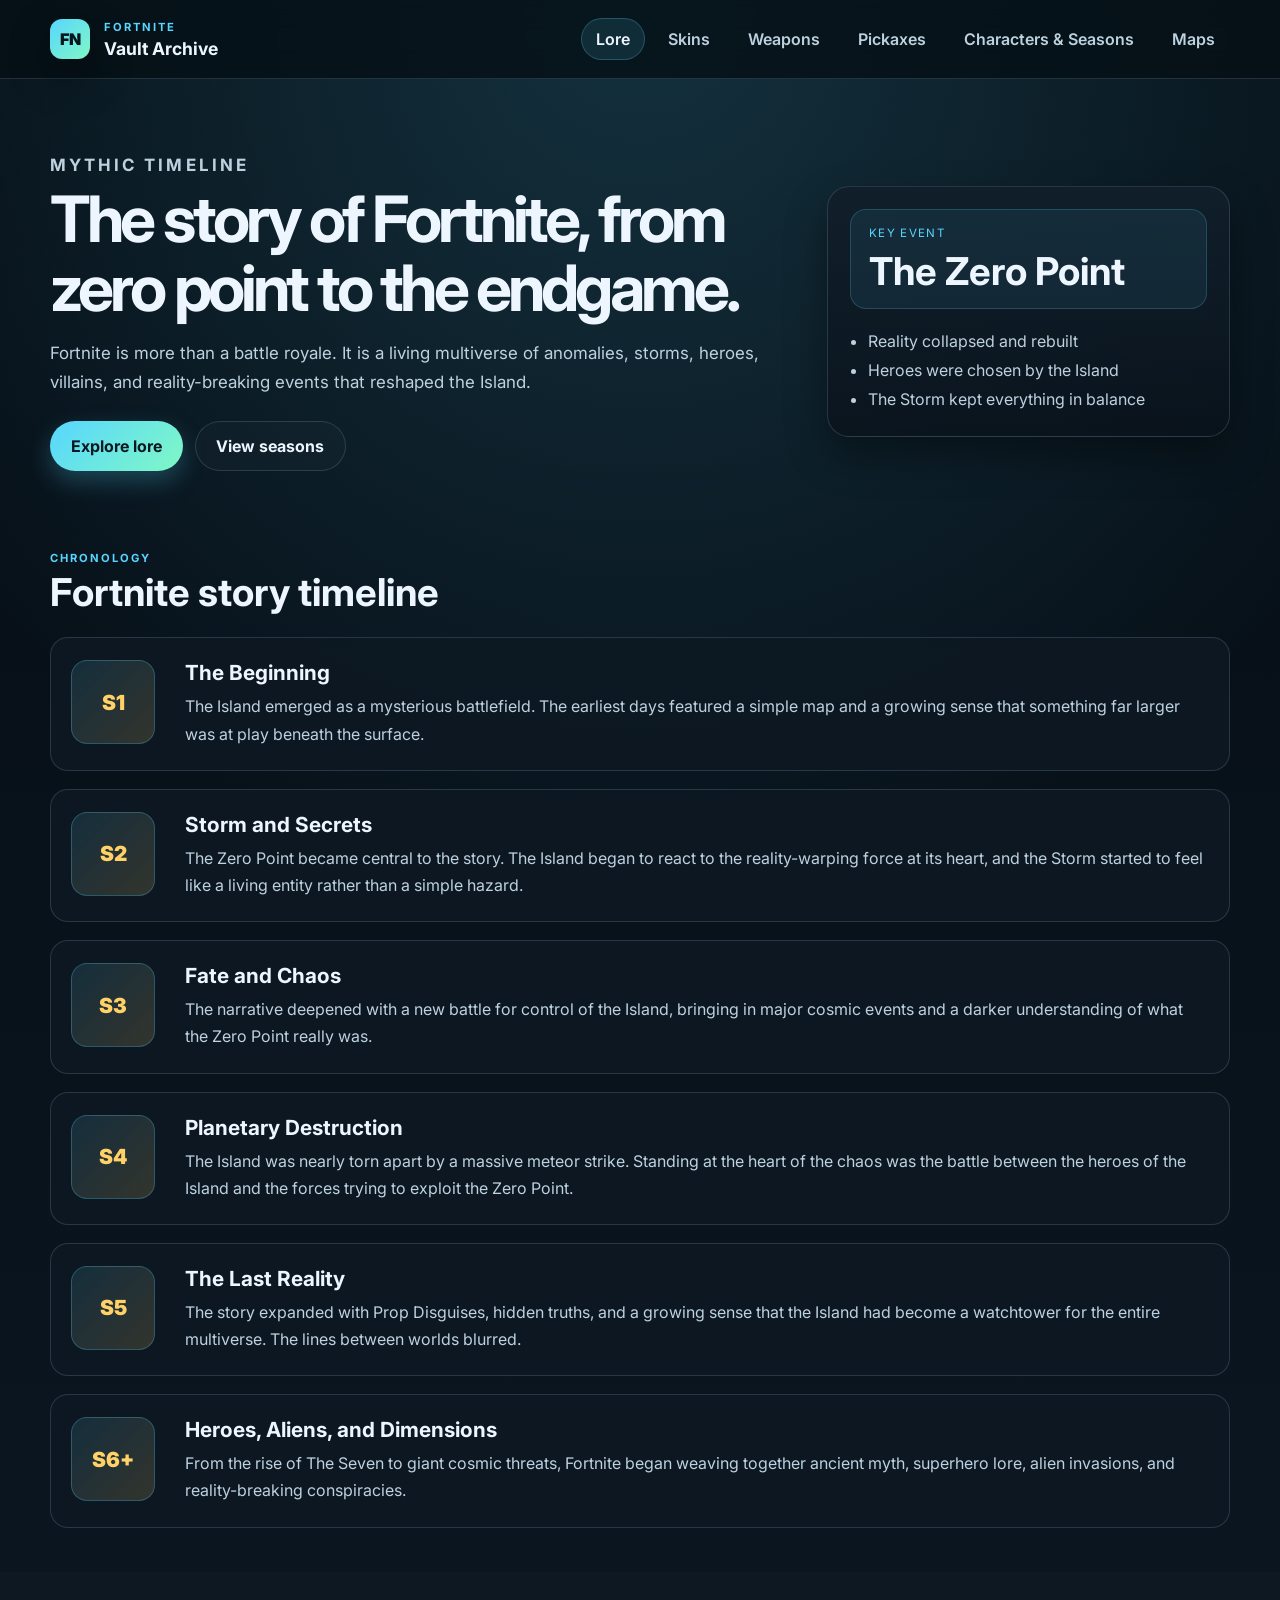
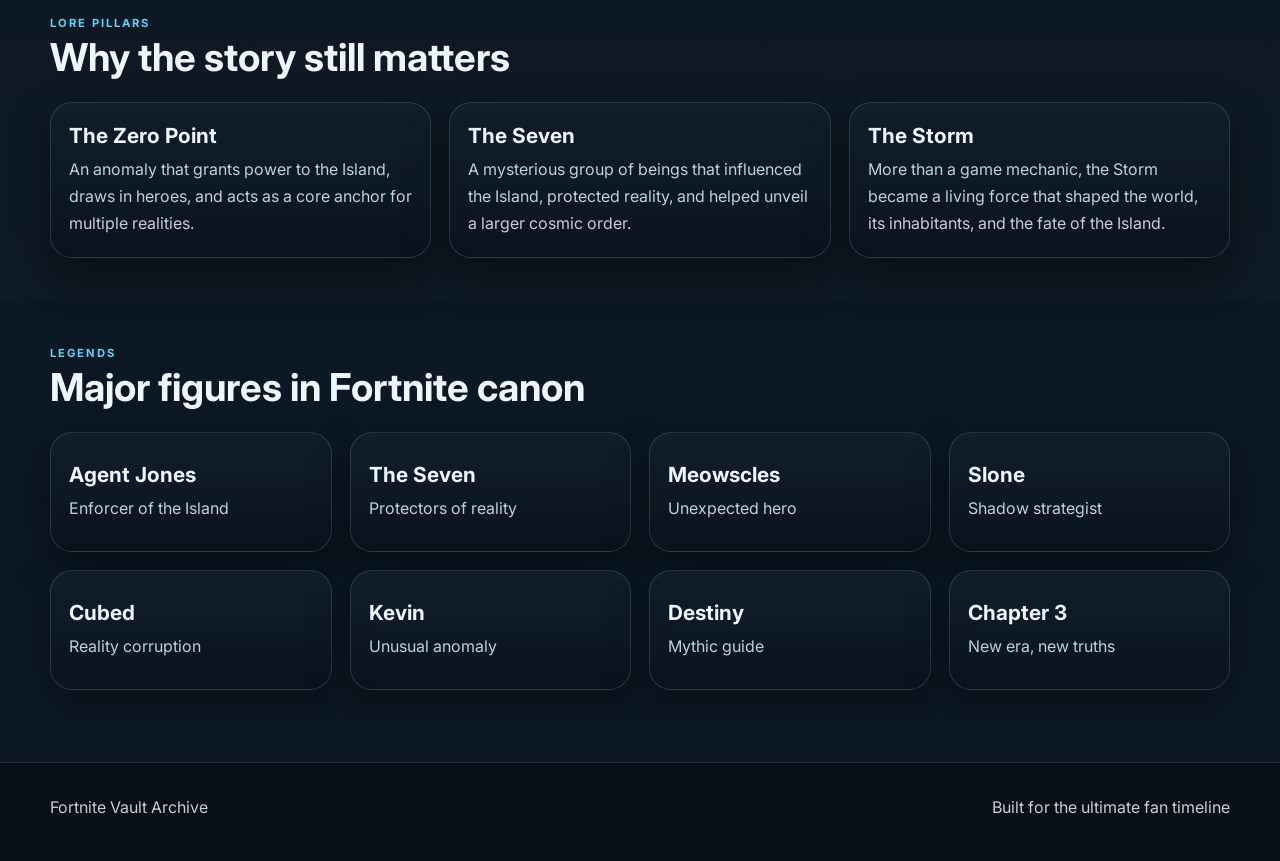
<file: index.html>
<!DOCTYPE html>
<html lang="en">
  <head>
    <meta charset="UTF-8" />
    <meta name="viewport" content="width=device-width, initial-scale=1.0" />
    <title>Fortnite Lore Archive</title>
    <link rel="preconnect" href="https://fonts.googleapis.com" />
    <link rel="preconnect" href="https://fonts.gstatic.com" crossorigin />
    <link href="https://fonts.googleapis.com/css2?family=Inter:wght@400;500;600;700;800;900&display=swap" rel="stylesheet" />
    <link rel="stylesheet" href="styles.css" />
  </head>
  <body>
    <header class="site-header">
      <div class="container nav-wrap">
        <div class="brand">
          <span class="brand-badge">FN</span>
          <div>
            <p class="eyebrow">Fortnite</p>
            <h1>Vault Archive</h1>
          </div>
        </div>
        <nav class="main-nav" aria-label="Main navigation">
          <a class="active" href="index.html">Lore</a>
          <a href="skins.html">Skins</a>
          <a href="weapons.html">Weapons</a>
          <a href="pickaxes.html">Pickaxes</a>
          <a href="seasons.html">Characters & Seasons</a>
          <a href="maps.html">Maps</a>
        </nav>
      </div>
    </header>

    <main>
      <section class="hero hero-lore">
        <div class="container hero-grid">
          <div>
            <p class="eyebrow">Mythic timeline</p>
            <h2>The story of Fortnite, from zero point to the endgame.</h2>
            <p>
              Fortnite is more than a battle royale. It is a living multiverse of anomalies,
              storms, heroes, villains, and reality-breaking events that reshaped the Island.
            </p>
            <div class="cta-row">
              <a class="button primary" href="#lore-chronology">Explore lore</a>
              <a class="button secondary" href="seasons.html">View seasons</a>
            </div>
          </div>
          <div class="hero-card">
            <div class="big-stat">
              <span>Key event</span>
              <strong>The Zero Point</strong>
            </div>
            <ul>
              <li>Reality collapsed and rebuilt</li>
              <li>Heroes were chosen by the Island</li>
              <li>The Storm kept everything in balance</li>
            </ul>
          </div>
        </div>
      </section>

      <section id="lore-chronology" class="section">
        <div class="container">
          <div class="section-head">
            <p class="eyebrow">Chronology</p>
            <h3>Fortnite story timeline</h3>
          </div>

          <div class="timeline">
            <article class="timeline-item">
              <div class="time-badge">S1</div>
              <div>
                <h4>The Beginning</h4>
                <p>
                  The Island emerged as a mysterious battlefield. The earliest days featured a
                  simple map and a growing sense that something far larger was at play beneath the
                  surface.
                </p>
              </div>
            </article>

            <article class="timeline-item">
              <div class="time-badge">S2</div>
              <div>
                <h4>Storm and Secrets</h4>
                <p>
                  The Zero Point became central to the story. The Island began to react to the
                  reality-warping force at its heart, and the Storm started to feel like a living
                  entity rather than a simple hazard.
                </p>
              </div>
            </article>

            <article class="timeline-item">
              <div class="time-badge">S3</div>
              <div>
                <h4>Fate and Chaos</h4>
                <p>
                  The narrative deepened with a new battle for control of the Island, bringing in
                  major cosmic events and a darker understanding of what the Zero Point really was.
                </p>
              </div>
            </article>

            <article class="timeline-item">
              <div class="time-badge">S4</div>
              <div>
                <h4>Planetary Destruction</h4>
                <p>
                  The Island was nearly torn apart by a massive meteor strike. Standing at the heart
                  of the chaos was the battle between the heroes of the Island and the forces trying
                  to exploit the Zero Point.
                </p>
              </div>
            </article>

            <article class="timeline-item">
              <div class="time-badge">S5</div>
              <div>
                <h4>The Last Reality</h4>
                <p>
                  The story expanded with Prop Disguises, hidden truths, and a growing sense that the
                  Island had become a watchtower for the entire multiverse. The lines between worlds
                  blurred.
                </p>
              </div>
            </article>

            <article class="timeline-item">
              <div class="time-badge">S6+</div>
              <div>
                <h4>Heroes, Aliens, and Dimensions</h4>
                <p>
                  From the rise of The Seven to giant cosmic threats, Fortnite began weaving together
                  ancient myth, superhero lore, alien invasions, and reality-breaking conspiracies.
                </p>
              </div>
            </article>
          </div>
        </div>
      </section>

      <section class="section alt-section">
        <div class="container">
          <div class="section-head">
            <p class="eyebrow">Lore pillars</p>
            <h3>Why the story still matters</h3>
          </div>

          <div class="card-grid three-up">
            <article class="info-card">
              <h4>The Zero Point</h4>
              <p>
                An anomaly that grants power to the Island, draws in heroes, and acts as a core
                anchor for multiple realities.
              </p>
            </article>

            <article class="info-card">
              <h4>The Seven</h4>
              <p>
                A mysterious group of beings that influenced the Island, protected reality, and
                helped unveil a larger cosmic order.
              </p>
            </article>

            <article class="info-card">
              <h4>The Storm</h4>
              <p>
                More than a game mechanic, the Storm became a living force that shaped the world,
                its inhabitants, and the fate of the Island.
              </p>
            </article>
          </div>
        </div>
      </section>

      <section class="section">
        <div class="container">
          <div class="section-head">
            <p class="eyebrow">Legends</p>
            <h3>Major figures in Fortnite canon</h3>
          </div>

          <div class="card-grid four-up lore-figures">
            <article class="mini-card">
              <h4>Agent Jones</h4>
              <span>Enforcer of the Island</span>
            </article>
            <article class="mini-card">
              <h4>The Seven</h4>
              <span>Protectors of reality</span>
            </article>
            <article class="mini-card">
              <h4>Meowscles</h4>
              <span>Unexpected hero</span>
            </article>
            <article class="mini-card">
              <h4>Slone</h4>
              <span>Shadow strategist</span>
            </article>
            <article class="mini-card">
              <h4>Cubed</h4>
              <span>Reality corruption</span>
            </article>
            <article class="mini-card">
              <h4>Kevin</h4>
              <span>Unusual anomaly</span>
            </article>
            <article class="mini-card">
              <h4>Destiny</h4>
              <span>Mythic guide</span>
            </article>
            <article class="mini-card">
              <h4>Chapter 3</h4>
              <span>New era, new truths</span>
            </article>
          </div>
        </div>
      </section>
    </main>

    <footer class="site-footer">
      <div class="container footer-wrap">
        <p>Fortnite Vault Archive</p>
        <p>Built for the ultimate fan timeline</p>
      </div>
    </footer>

    <script src="script.js"></script>
  </body>
</html>
</file>
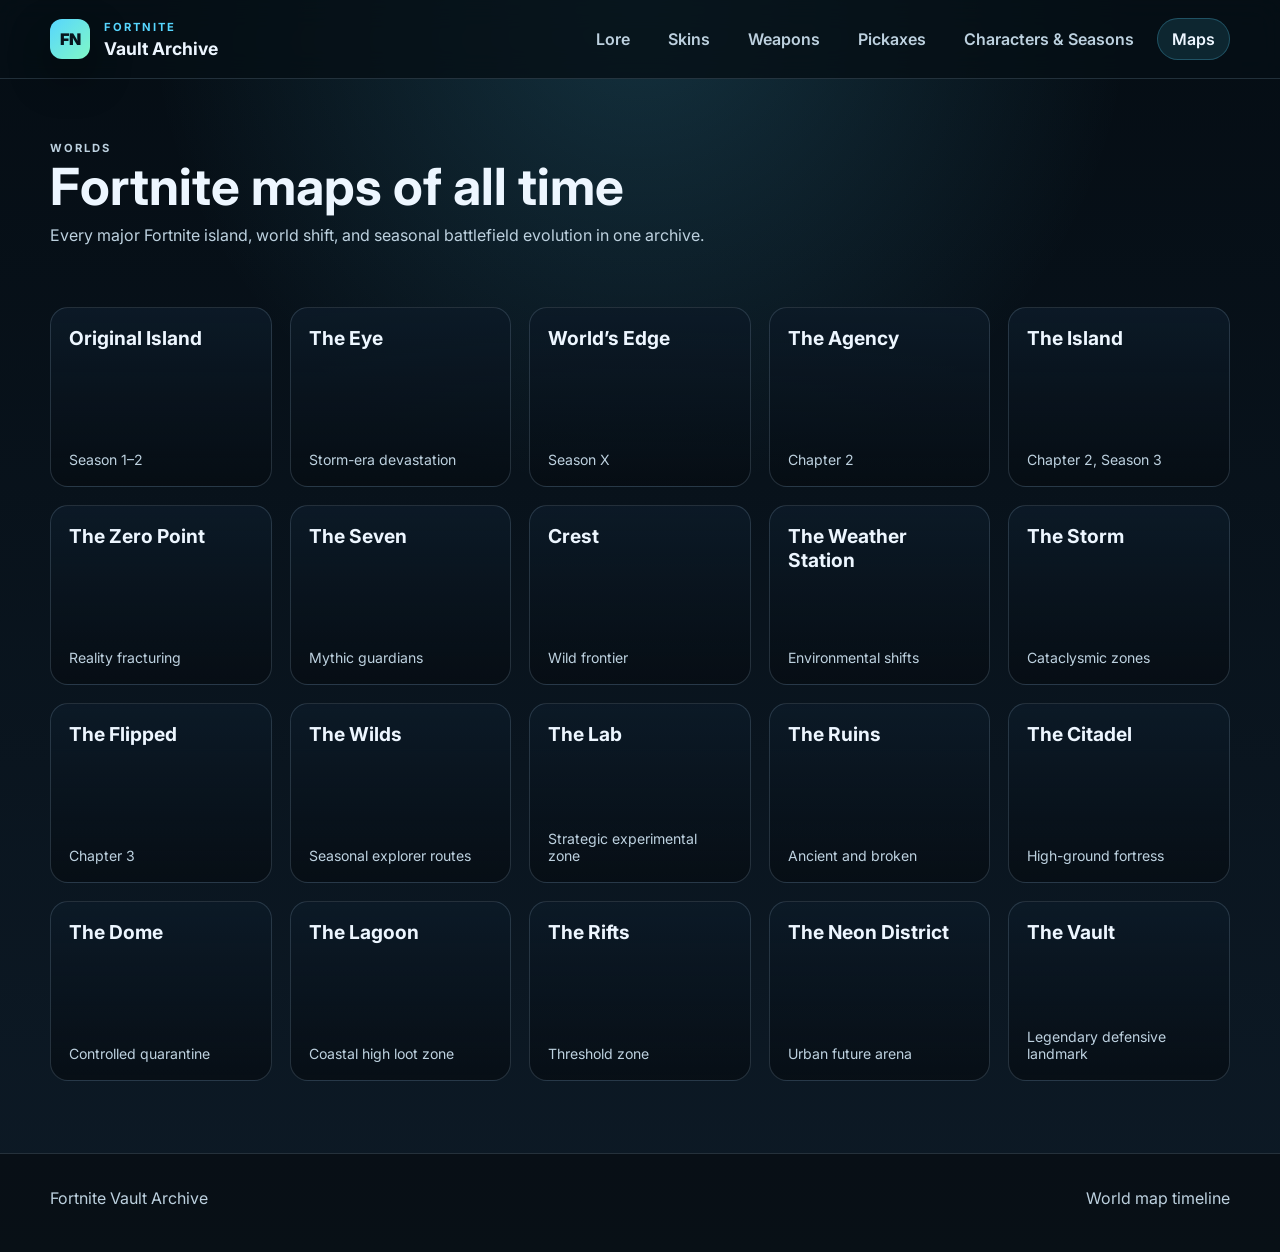
<file: maps.html>
<!DOCTYPE html>
<html lang="en">
  <head>
    <meta charset="UTF-8" />
    <meta name="viewport" content="width=device-width, initial-scale=1.0" />
    <title>Fortnite Map Archive</title>
    <link rel="preconnect" href="https://fonts.googleapis.com" />
    <link rel="preconnect" href="https://fonts.gstatic.com" crossorigin />
    <link href="https://fonts.googleapis.com/css2?family=Inter:wght@400;500;600;700;800;900&display=swap" rel="stylesheet" />
    <link rel="stylesheet" href="styles.css" />
  </head>
  <body>
    <header class="site-header">
      <div class="container nav-wrap">
        <div class="brand">
          <span class="brand-badge">FN</span>
          <div>
            <p class="eyebrow">Fortnite</p>
            <h1>Vault Archive</h1>
          </div>
        </div>
        <nav class="main-nav" aria-label="Main navigation">
          <a href="index.html">Lore</a>
          <a href="skins.html">Skins</a>
          <a href="weapons.html">Weapons</a>
          <a href="pickaxes.html">Pickaxes</a>
          <a href="seasons.html">Characters & Seasons</a>
          <a class="active" href="maps.html">Maps</a>
        </nav>
      </div>
    </header>

    <main>
      <section class="page-header">
        <div class="container">
          <p class="eyebrow">Worlds</p>
          <h2>Fortnite maps of all time</h2>
          <p>Every major Fortnite island, world shift, and seasonal battlefield evolution in one archive.</p>
        </div>
      </section>

      <section class="section">
        <div class="container">
          <div class="grid-5">
            <article class="map-card">
              <div class="map-name">Original Island</div>
              <div class="map-meta">Season 1–2</div>
            </article>
            <article class="map-card">
              <div class="map-name">The Eye</div>
              <div class="map-meta">Storm-era devastation</div>
            </article>
            <article class="map-card">
              <div class="map-name">World’s Edge</div>
              <div class="map-meta">Season X</div>
            </article>
            <article class="map-card">
              <div class="map-name">The Agency</div>
              <div class="map-meta">Chapter 2</div>
            </article>
            <article class="map-card">
              <div class="map-name">The Island</div>
              <div class="map-meta">Chapter 2, Season 3</div>
            </article>
            <article class="map-card">
              <div class="map-name">The Zero Point</div>
              <div class="map-meta">Reality fracturing</div>
            </article>
            <article class="map-card">
              <div class="map-name">The Seven</div>
              <div class="map-meta">Mythic guardians</div>
            </article>
            <article class="map-card">
              <div class="map-name">Crest</div>
              <div class="map-meta">Wild frontier</div>
            </article>
            <article class="map-card">
              <div class="map-name">The Weather Station</div>
              <div class="map-meta">Environmental shifts</div>
            </article>
            <article class="map-card">
              <div class="map-name">The Storm</div>
              <div class="map-meta">Cataclysmic zones</div>
            </article>
            <article class="map-card">
              <div class="map-name">The Flipped</div>
              <div class="map-meta">Chapter 3</div>
            </article>
            <article class="map-card">
              <div class="map-name">The Wilds</div>
              <div class="map-meta">Seasonal explorer routes</div>
            </article>
            <article class="map-card">
              <div class="map-name">The Lab</div>
              <div class="map-meta">Strategic experimental zone</div>
            </article>
            <article class="map-card">
              <div class="map-name">The Ruins</div>
              <div class="map-meta">Ancient and broken</div>
            </article>
            <article class="map-card">
              <div class="map-name">The Citadel</div>
              <div class="map-meta">High-ground fortress</div>
            </article>
            <article class="map-card">
              <div class="map-name">The Dome</div>
              <div class="map-meta">Controlled quarantine</div>
            </article>
            <article class="map-card">
              <div class="map-name">The Lagoon</div>
              <div class="map-meta">Coastal high loot zone</div>
            </article>
            <article class="map-card">
              <div class="map-name">The Rifts</div>
              <div class="map-meta">Threshold zone</div>
            </article>
            <article class="map-card">
              <div class="map-name">The Neon District</div>
              <div class="map-meta">Urban future arena</div>
            </article>
            <article class="map-card">
              <div class="map-name">The Vault</div>
              <div class="map-meta">Legendary defensive landmark</div>
            </article>
          </div>
        </div>
      </section>
    </main>

    <footer class="site-footer">
      <div class="container footer-wrap">
        <p>Fortnite Vault Archive</p>
        <p>World map timeline</p>
      </div>
    </footer>

    <script src="script.js"></script>
  </body>
</html>
</file>
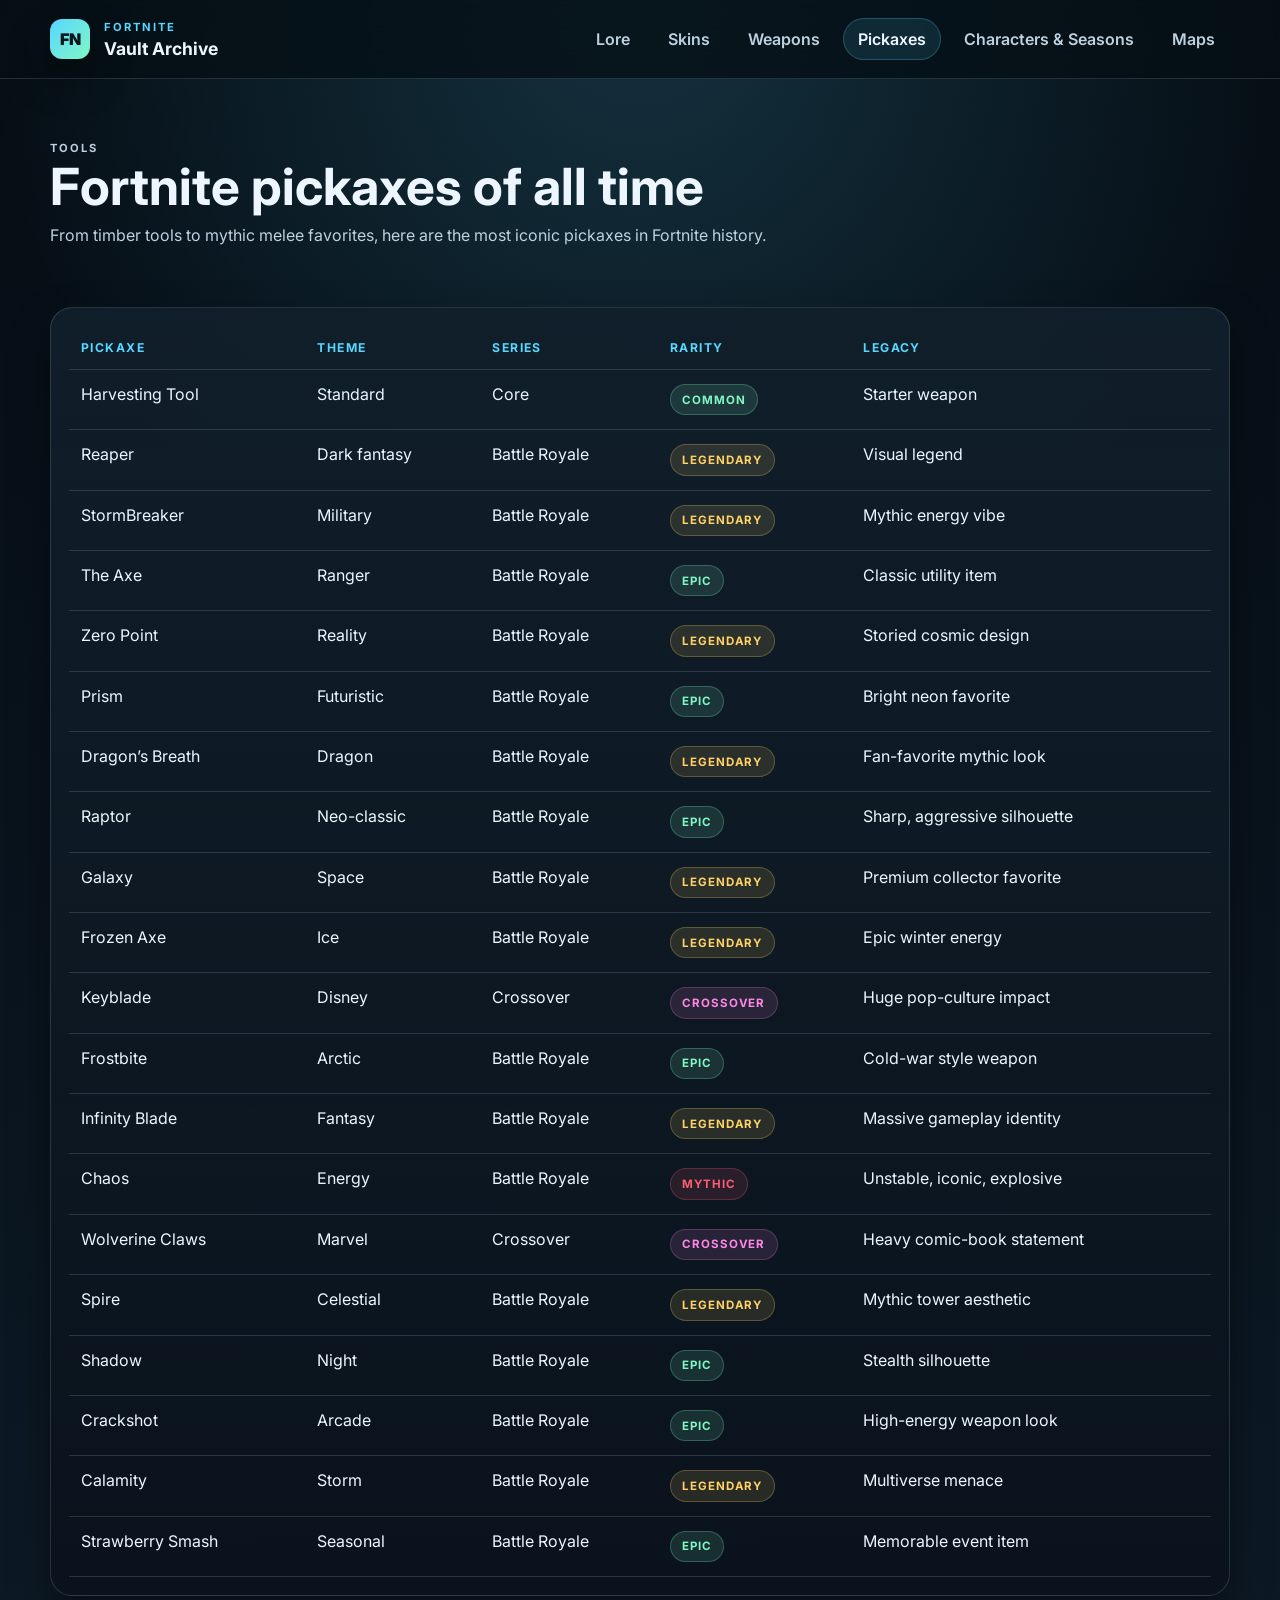
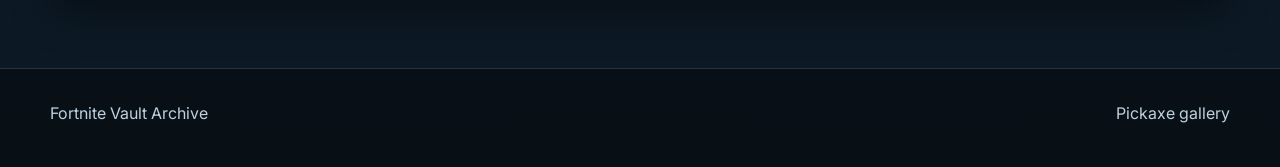
<file: pickaxes.html>
<!DOCTYPE html>
<html lang="en">
  <head>
    <meta charset="UTF-8" />
    <meta name="viewport" content="width=device-width, initial-scale=1.0" />
    <title>Fortnite Pickaxe Archive</title>
    <link rel="preconnect" href="https://fonts.googleapis.com" />
    <link rel="preconnect" href="https://fonts.gstatic.com" crossorigin />
    <link href="https://fonts.googleapis.com/css2?family=Inter:wght@400;500;600;700;800;900&display=swap" rel="stylesheet" />
    <link rel="stylesheet" href="styles.css" />
  </head>
  <body>
    <header class="site-header">
      <div class="container nav-wrap">
        <div class="brand">
          <span class="brand-badge">FN</span>
          <div>
            <p class="eyebrow">Fortnite</p>
            <h1>Vault Archive</h1>
          </div>
        </div>
        <nav class="main-nav" aria-label="Main navigation">
          <a href="index.html">Lore</a>
          <a href="skins.html">Skins</a>
          <a href="weapons.html">Weapons</a>
          <a class="active" href="pickaxes.html">Pickaxes</a>
          <a href="seasons.html">Characters & Seasons</a>
          <a href="maps.html">Maps</a>
        </nav>
      </div>
    </header>

    <main>
      <section class="page-header">
        <div class="container">
          <p class="eyebrow">Tools</p>
          <h2>Fortnite pickaxes of all time</h2>
          <p>From timber tools to mythic melee favorites, here are the most iconic pickaxes in Fortnite history.</p>
        </div>
      </section>

      <section class="section">
        <div class="container dataset">
          <div class="table-card">
            <table>
              <thead>
                <tr>
                  <th>Pickaxe</th>
                  <th>Theme</th>
                  <th>Series</th>
                  <th>Rarity</th>
                  <th>Legacy</th>
                </tr>
              </thead>
              <tbody>
                <tr><td>Harvesting Tool</td><td>Standard</td><td>Core</td><td><span class="badge">Common</span></td><td>Starter weapon</td></tr>
                <tr><td>Reaper</td><td>Dark fantasy</td><td>Battle Royale</td><td><span class="badge gold">Legendary</span></td><td>Visual legend</td></tr>
                <tr><td>StormBreaker</td><td>Military</td><td>Battle Royale</td><td><span class="badge gold">Legendary</span></td><td>Mythic energy vibe</td></tr>
                <tr><td>The Axe</td><td>Ranger</td><td>Battle Royale</td><td><span class="badge">Epic</span></td><td>Classic utility item</td></tr>
                <tr><td>Zero Point</td><td>Reality</td><td>Battle Royale</td><td><span class="badge gold">Legendary</span></td><td>Storied cosmic design</td></tr>
                <tr><td>Prism</td><td>Futuristic</td><td>Battle Royale</td><td><span class="badge">Epic</span></td><td>Bright neon favorite</td></tr>
                <tr><td>Dragon’s Breath</td><td>Dragon</td><td>Battle Royale</td><td><span class="badge gold">Legendary</span></td><td>Fan-favorite mythic look</td></tr>
                <tr><td>Raptor</td><td>Neo-classic</td><td>Battle Royale</td><td><span class="badge">Epic</span></td><td>Sharp, aggressive silhouette</td></tr>
                <tr><td>Galaxy</td><td>Space</td><td>Battle Royale</td><td><span class="badge gold">Legendary</span></td><td>Premium collector favorite</td></tr>
                <tr><td>Frozen Axe</td><td>Ice</td><td>Battle Royale</td><td><span class="badge gold">Legendary</span></td><td>Epic winter energy</td></tr>
                <tr><td>Keyblade</td><td>Disney</td><td>Crossover</td><td><span class="badge pink">Crossover</span></td><td>Huge pop-culture impact</td></tr>
                <tr><td>Frostbite</td><td>Arctic</td><td>Battle Royale</td><td><span class="badge">Epic</span></td><td>Cold-war style weapon</td></tr>
                <tr><td>Infinity Blade</td><td>Fantasy</td><td>Battle Royale</td><td><span class="badge gold">Legendary</span></td><td>Massive gameplay identity</td></tr>
                <tr><td>Chaos</td><td>Energy</td><td>Battle Royale</td><td><span class="badge red">Mythic</span></td><td>Unstable, iconic, explosive</td></tr>
                <tr><td>Wolverine Claws</td><td>Marvel</td><td>Crossover</td><td><span class="badge pink">Crossover</span></td><td>Heavy comic-book statement</td></tr>
                <tr><td>Spire</td><td>Celestial</td><td>Battle Royale</td><td><span class="badge gold">Legendary</span></td><td>Mythic tower aesthetic</td></tr>
                <tr><td>Shadow</td><td>Night</td><td>Battle Royale</td><td><span class="badge">Epic</span></td><td>Stealth silhouette</td></tr>
                <tr><td>Crackshot</td><td>Arcade</td><td>Battle Royale</td><td><span class="badge">Epic</span></td><td>High-energy weapon look</td></tr>
                <tr><td>Calamity</td><td>Storm</td><td>Battle Royale</td><td><span class="badge gold">Legendary</span></td><td>Multiverse menace</td></tr>
                <tr><td>Strawberry Smash</td><td>Seasonal</td><td>Battle Royale</td><td><span class="badge">Epic</span></td><td>Memorable event item</td></tr>
              </tbody>
            </table>
          </div>
        </div>
      </section>
    </main>

    <footer class="site-footer">
      <div class="container footer-wrap">
        <p>Fortnite Vault Archive</p>
        <p>Pickaxe gallery</p>
      </div>
    </footer>

    <script src="script.js"></script>
  </body>
</html>
</file>
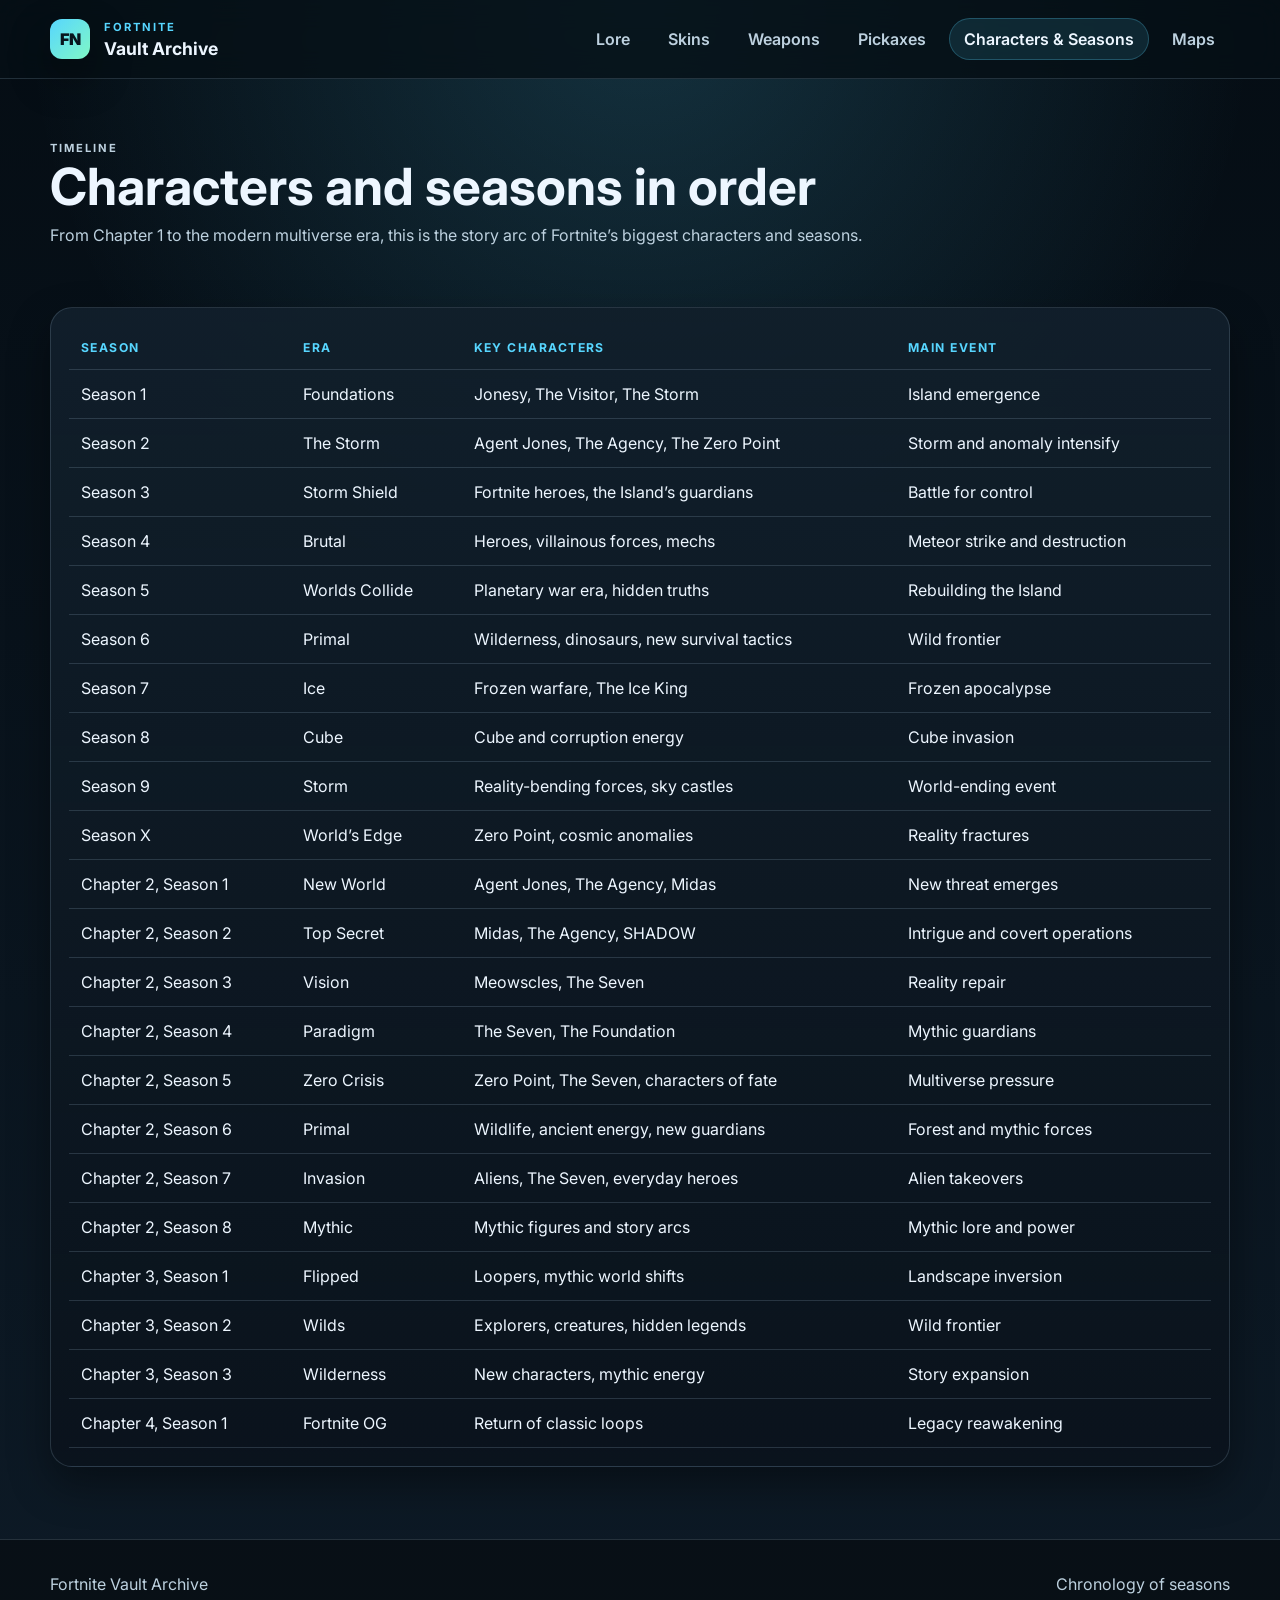
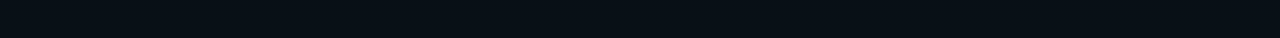
<file: seasons.html>
<!DOCTYPE html>
<html lang="en">
  <head>
    <meta charset="UTF-8" />
    <meta name="viewport" content="width=device-width, initial-scale=1.0" />
    <title>Fortnite Characters & Seasons</title>
    <link rel="preconnect" href="https://fonts.googleapis.com" />
    <link rel="preconnect" href="https://fonts.gstatic.com" crossorigin />
    <link href="https://fonts.googleapis.com/css2?family=Inter:wght@400;500;600;700;800;900&display=swap" rel="stylesheet" />
    <link rel="stylesheet" href="styles.css" />
  </head>
  <body>
    <header class="site-header">
      <div class="container nav-wrap">
        <div class="brand">
          <span class="brand-badge">FN</span>
          <div>
            <p class="eyebrow">Fortnite</p>
            <h1>Vault Archive</h1>
          </div>
        </div>
        <nav class="main-nav" aria-label="Main navigation">
          <a href="index.html">Lore</a>
          <a href="skins.html">Skins</a>
          <a href="weapons.html">Weapons</a>
          <a href="pickaxes.html">Pickaxes</a>
          <a class="active" href="seasons.html">Characters & Seasons</a>
          <a href="maps.html">Maps</a>
        </nav>
      </div>
    </header>

    <main>
      <section class="page-header">
        <div class="container">
          <p class="eyebrow">Timeline</p>
          <h2>Characters and seasons in order</h2>
          <p>From Chapter 1 to the modern multiverse era, this is the story arc of Fortnite’s biggest characters and seasons.</p>
        </div>
      </section>

      <section class="section">
        <div class="container dataset">
          <div class="table-card">
            <table>
              <thead>
                <tr>
                  <th>Season</th>
                  <th>Era</th>
                  <th>Key Characters</th>
                  <th>Main Event</th>
                </tr>
              </thead>
              <tbody>
                <tr><td>Season 1</td><td>Foundations</td><td>Jonesy, The Visitor, The Storm</td><td>Island emergence</td></tr>
                <tr><td>Season 2</td><td>The Storm</td><td>Agent Jones, The Agency, The Zero Point</td><td>Storm and anomaly intensify</td></tr>
                <tr><td>Season 3</td><td>Storm Shield</td><td>Fortnite heroes, the Island’s guardians</td><td>Battle for control</td></tr>
                <tr><td>Season 4</td><td>Brutal</td><td>Heroes, villainous forces, mechs</td><td>Meteor strike and destruction</td></tr>
                <tr><td>Season 5</td><td>Worlds Collide</td><td>Planetary war era, hidden truths</td><td>Rebuilding the Island</td></tr>
                <tr><td>Season 6</td><td>Primal</td><td>Wilderness, dinosaurs, new survival tactics</td><td>Wild frontier</td></tr>
                <tr><td>Season 7</td><td>Ice</td><td>Frozen warfare, The Ice King</td><td>Frozen apocalypse</td></tr>
                <tr><td>Season 8</td><td>Cube</td><td>Cube and corruption energy</td><td>Cube invasion</td></tr>
                <tr><td>Season 9</td><td>Storm</td><td>Reality-bending forces, sky castles</td><td>World-ending event</td></tr>
                <tr><td>Season X</td><td>World’s Edge</td><td>Zero Point, cosmic anomalies</td><td>Reality fractures</td></tr>
                <tr><td>Chapter 2, Season 1</td><td>New World</td><td>Agent Jones, The Agency, Midas</td><td>New threat emerges</td></tr>
                <tr><td>Chapter 2, Season 2</td><td>Top Secret</td><td>Midas, The Agency, SHADOW</td><td>Intrigue and covert operations</td></tr>
                <tr><td>Chapter 2, Season 3</td><td>Vision</td><td>Meowscles, The Seven</td><td>Reality repair</td></tr>
                <tr><td>Chapter 2, Season 4</td><td>Paradigm</td><td>The Seven, The Foundation</td><td>Mythic guardians</td></tr>
                <tr><td>Chapter 2, Season 5</td><td>Zero Crisis</td><td>Zero Point, The Seven, characters of fate</td><td>Multiverse pressure</td></tr>
                <tr><td>Chapter 2, Season 6</td><td>Primal</td><td>Wildlife, ancient energy, new guardians</td><td>Forest and mythic forces</td></tr>
                <tr><td>Chapter 2, Season 7</td><td>Invasion</td><td>Aliens, The Seven, everyday heroes</td><td>Alien takeovers</td></tr>
                <tr><td>Chapter 2, Season 8</td><td>Mythic</td><td>Mythic figures and story arcs</td><td>Mythic lore and power</td></tr>
                <tr><td>Chapter 3, Season 1</td><td>Flipped</td><td>Loopers, mythic world shifts</td><td>Landscape inversion</td></tr>
                <tr><td>Chapter 3, Season 2</td><td>Wilds</td><td>Explorers, creatures, hidden legends</td><td>Wild frontier</td></tr>
                <tr><td>Chapter 3, Season 3</td><td>Wilderness</td><td>New characters, mythic energy</td><td>Story expansion</td></tr>
                <tr><td>Chapter 4, Season 1</td><td>Fortnite OG</td><td>Return of classic loops</td><td>Legacy reawakening</td></tr>
              </tbody>
            </table>
          </div>
        </div>
      </section>
    </main>

    <footer class="site-footer">
      <div class="container footer-wrap">
        <p>Fortnite Vault Archive</p>
        <p>Chronology of seasons</p>
      </div>
    </footer>

    <script src="script.js"></script>
  </body>
</html>
</file>
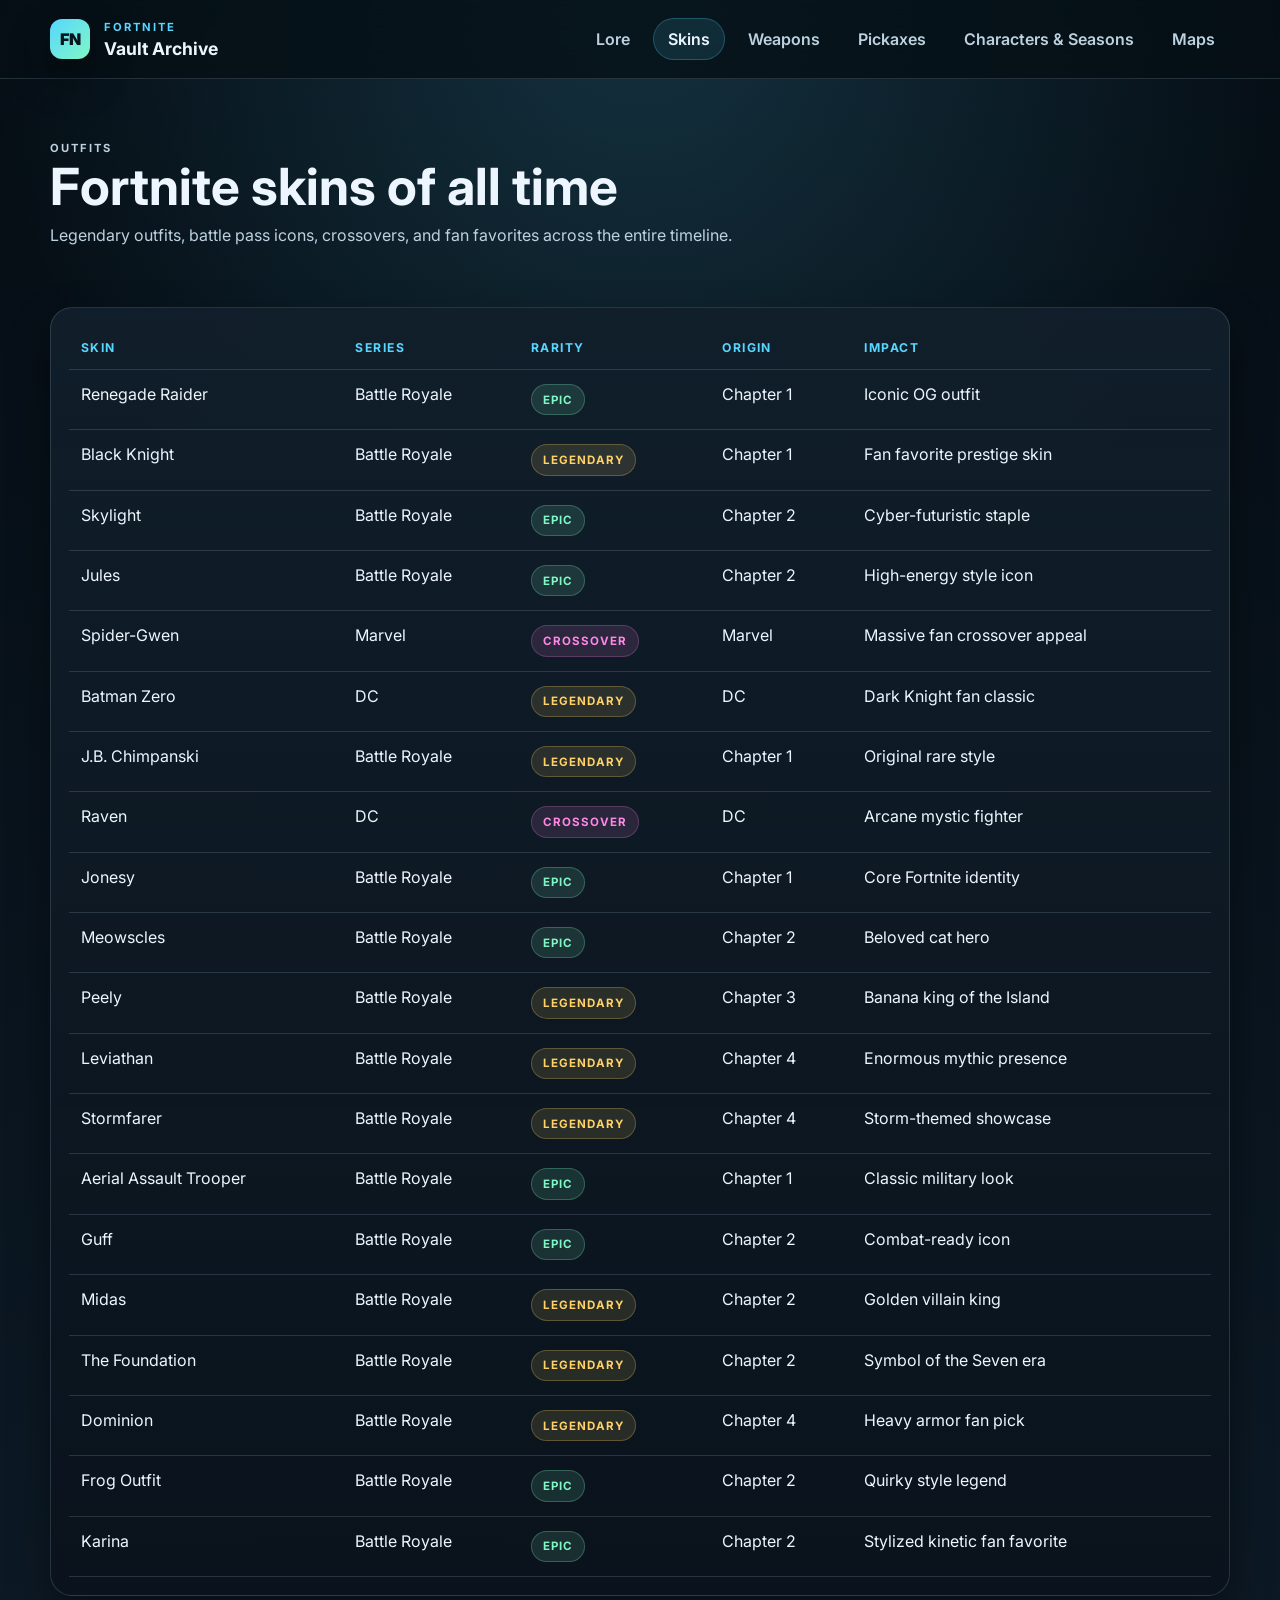
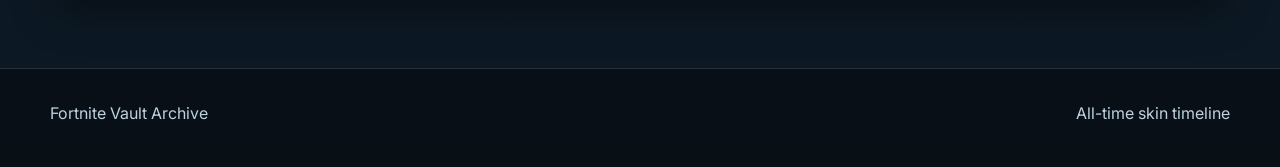
<file: skins.html>
<!DOCTYPE html>
<html lang="en">
  <head>
    <meta charset="UTF-8" />
    <meta name="viewport" content="width=device-width, initial-scale=1.0" />
    <title>Fortnite Skins Archive</title>
    <link rel="preconnect" href="https://fonts.googleapis.com" />
    <link rel="preconnect" href="https://fonts.gstatic.com" crossorigin />
    <link href="https://fonts.googleapis.com/css2?family=Inter:wght@400;500;600;700;800;900&display=swap" rel="stylesheet" />
    <link rel="stylesheet" href="styles.css" />
  </head>
  <body>
    <header class="site-header">
      <div class="container nav-wrap">
        <div class="brand">
          <span class="brand-badge">FN</span>
          <div>
            <p class="eyebrow">Fortnite</p>
            <h1>Vault Archive</h1>
          </div>
        </div>
        <nav class="main-nav" aria-label="Main navigation">
          <a href="index.html">Lore</a>
          <a class="active" href="skins.html">Skins</a>
          <a href="weapons.html">Weapons</a>
          <a href="pickaxes.html">Pickaxes</a>
          <a href="seasons.html">Characters & Seasons</a>
          <a href="maps.html">Maps</a>
        </nav>
      </div>
    </header>

    <main>
      <section class="page-header">
        <div class="container">
          <p class="eyebrow">Outfits</p>
          <h2>Fortnite skins of all time</h2>
          <p>Legendary outfits, battle pass icons, crossovers, and fan favorites across the entire timeline.</p>
        </div>
      </section>

      <section class="section">
        <div class="container dataset">
          <div class="table-card">
            <table>
              <thead>
                <tr>
                  <th>Skin</th>
                  <th>Series</th>
                  <th>Rarity</th>
                  <th>Origin</th>
                  <th>Impact</th>
                </tr>
              </thead>
              <tbody>
                <tr><td>Renegade Raider</td><td>Battle Royale</td><td><span class="badge">Epic</span></td><td>Chapter 1</td><td>Iconic OG outfit</td></tr>
                <tr><td>Black Knight</td><td>Battle Royale</td><td><span class="badge gold">Legendary</span></td><td>Chapter 1</td><td>Fan favorite prestige skin</td></tr>
                <tr><td>Skylight</td><td>Battle Royale</td><td><span class="badge">Epic</span></td><td>Chapter 2</td><td>Cyber-futuristic staple</td></tr>
                <tr><td>Jules</td><td>Battle Royale</td><td><span class="badge">Epic</span></td><td>Chapter 2</td><td>High-energy style icon</td></tr>
                <tr><td>Spider-Gwen</td><td>Marvel</td><td><span class="badge pink">Crossover</span></td><td>Marvel</td><td>Massive fan crossover appeal</td></tr>
                <tr><td>Batman Zero</td><td>DC</td><td><span class="badge gold">Legendary</span></td><td>DC</td><td>Dark Knight fan classic</td></tr>
                <tr><td>J.B. Chimpanski</td><td>Battle Royale</td><td><span class="badge gold">Legendary</span></td><td>Chapter 1</td><td>Original rare style</td></tr>
                <tr><td>Raven</td><td>DC</td><td><span class="badge pink">Crossover</span></td><td>DC</td><td>Arcane mystic fighter</td></tr>
                <tr><td>Jonesy</td><td>Battle Royale</td><td><span class="badge">Epic</span></td><td>Chapter 1</td><td>Core Fortnite identity</td></tr>
                <tr><td>Meowscles</td><td>Battle Royale</td><td><span class="badge">Epic</span></td><td>Chapter 2</td><td>Beloved cat hero</td></tr>
                <tr><td>Peely</td><td>Battle Royale</td><td><span class="badge gold">Legendary</span></td><td>Chapter 3</td><td>Banana king of the Island</td></tr>
                <tr><td>Leviathan</td><td>Battle Royale</td><td><span class="badge gold">Legendary</span></td><td>Chapter 4</td><td>Enormous mythic presence</td></tr>
                <tr><td>Stormfarer</td><td>Battle Royale</td><td><span class="badge gold">Legendary</span></td><td>Chapter 4</td><td>Storm-themed showcase</td></tr>
                <tr><td>Aerial Assault Trooper</td><td>Battle Royale</td><td><span class="badge">Epic</span></td><td>Chapter 1</td><td>Classic military look</td></tr>
                <tr><td>Guff</td><td>Battle Royale</td><td><span class="badge">Epic</span></td><td>Chapter 2</td><td>Combat-ready icon</td></tr>
                <tr><td>Midas</td><td>Battle Royale</td><td><span class="badge gold">Legendary</span></td><td>Chapter 2</td><td>Golden villain king</td></tr>
                <tr><td>The Foundation</td><td>Battle Royale</td><td><span class="badge gold">Legendary</span></td><td>Chapter 2</td><td>Symbol of the Seven era</td></tr>
                <tr><td>Dominion</td><td>Battle Royale</td><td><span class="badge gold">Legendary</span></td><td>Chapter 4</td><td>Heavy armor fan pick</td></tr>
                <tr><td>Frog Outfit</td><td>Battle Royale</td><td><span class="badge">Epic</span></td><td>Chapter 2</td><td>Quirky style legend</td></tr>
                <tr><td>Karina</td><td>Battle Royale</td><td><span class="badge">Epic</span></td><td>Chapter 2</td><td>Stylized kinetic fan favorite</td></tr>
              </tbody>
            </table>
          </div>
        </div>
      </section>
    </main>

    <footer class="site-footer">
      <div class="container footer-wrap">
        <p>Fortnite Vault Archive</p>
        <p>All-time skin timeline</p>
      </div>
    </footer>

    <script src="script.js"></script>
  </body>
</html>
</file>
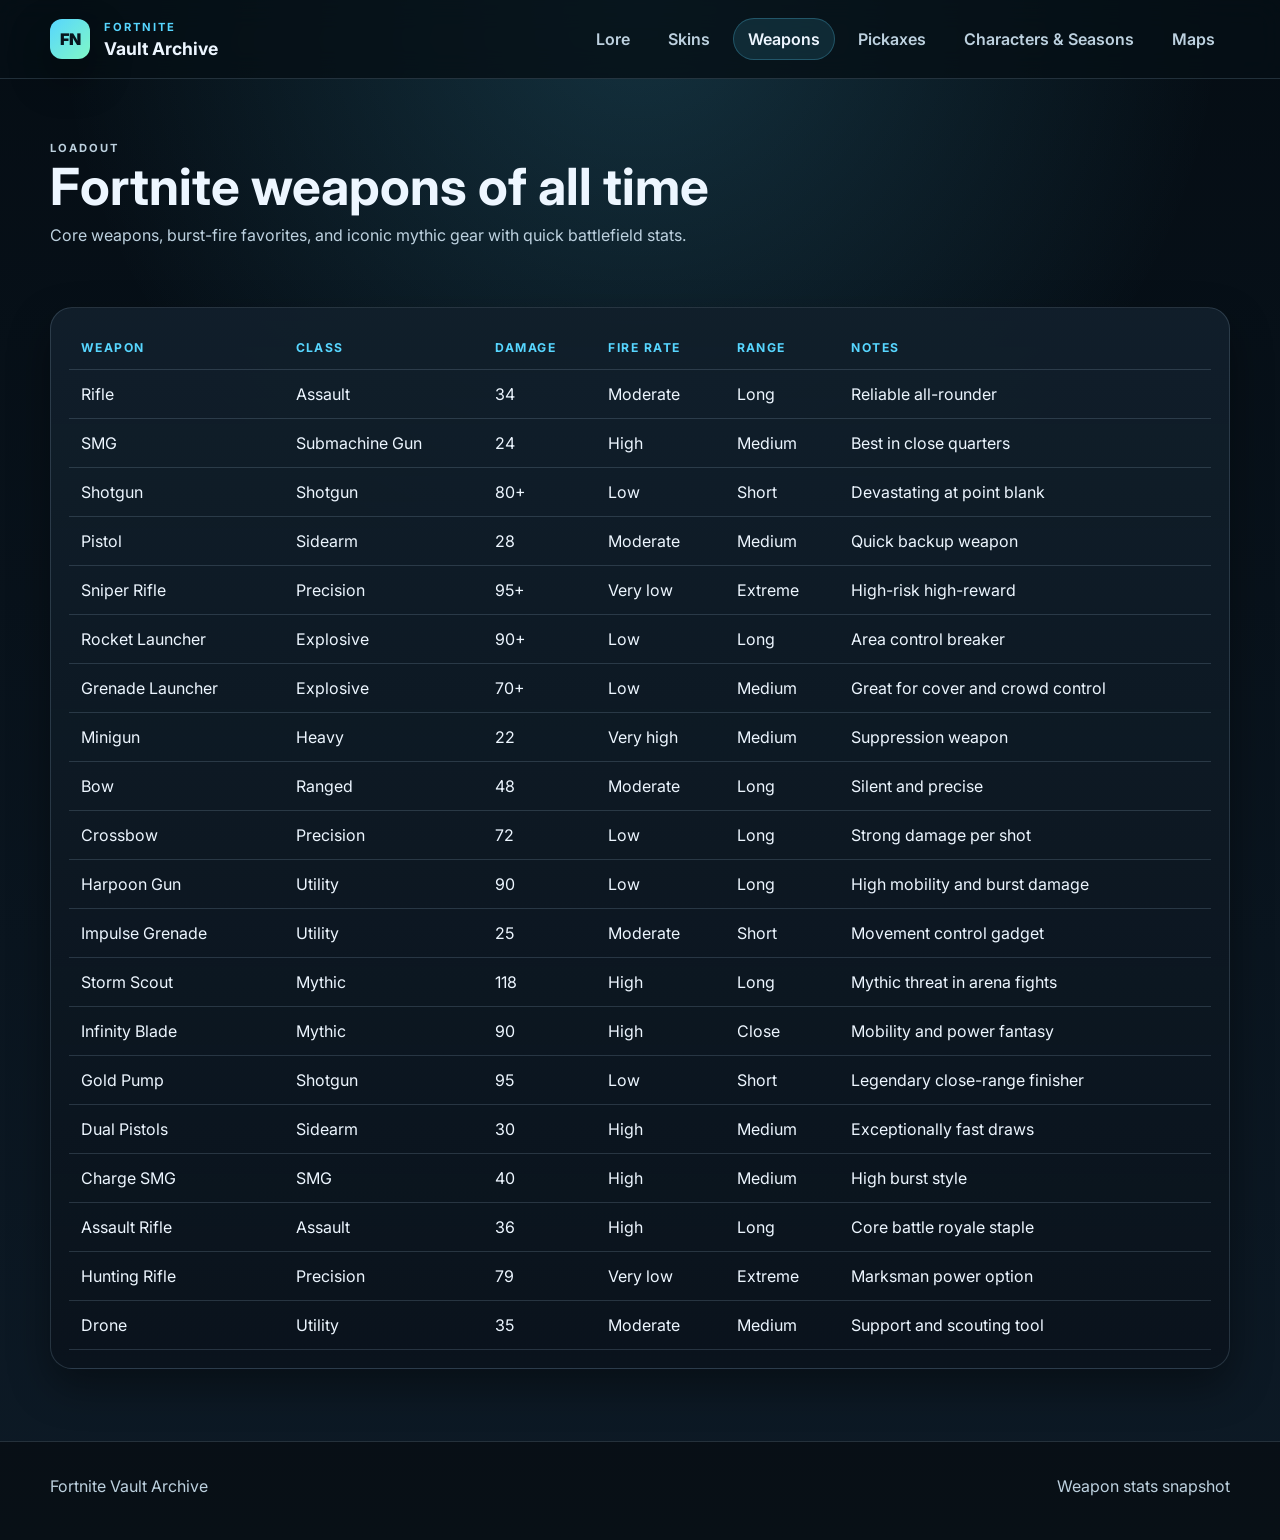
<file: weapons.html>
<!DOCTYPE html>
<html lang="en">
  <head>
    <meta charset="UTF-8" />
    <meta name="viewport" content="width=device-width, initial-scale=1.0" />
    <title>Fortnite Weapon Stats Archive</title>
    <link rel="preconnect" href="https://fonts.googleapis.com" />
    <link rel="preconnect" href="https://fonts.gstatic.com" crossorigin />
    <link href="https://fonts.googleapis.com/css2?family=Inter:wght@400;500;600;700;800;900&display=swap" rel="stylesheet" />
    <link rel="stylesheet" href="styles.css" />
  </head>
  <body>
    <header class="site-header">
      <div class="container nav-wrap">
        <div class="brand">
          <span class="brand-badge">FN</span>
          <div>
            <p class="eyebrow">Fortnite</p>
            <h1>Vault Archive</h1>
          </div>
        </div>
        <nav class="main-nav" aria-label="Main navigation">
          <a href="index.html">Lore</a>
          <a href="skins.html">Skins</a>
          <a class="active" href="weapons.html">Weapons</a>
          <a href="pickaxes.html">Pickaxes</a>
          <a href="seasons.html">Characters & Seasons</a>
          <a href="maps.html">Maps</a>
        </nav>
      </div>
    </header>

    <main>
      <section class="page-header">
        <div class="container">
          <p class="eyebrow">Loadout</p>
          <h2>Fortnite weapons of all time</h2>
          <p>Core weapons, burst-fire favorites, and iconic mythic gear with quick battlefield stats.</p>
        </div>
      </section>

      <section class="section">
        <div class="container dataset">
          <div class="table-card">
            <table>
              <thead>
                <tr>
                  <th>Weapon</th>
                  <th>Class</th>
                  <th>Damage</th>
                  <th>Fire Rate</th>
                  <th>Range</th>
                  <th>Notes</th>
                </tr>
              </thead>
              <tbody>
                <tr><td>Rifle</td><td>Assault</td><td>34</td><td>Moderate</td><td>Long</td><td>Reliable all-rounder</td></tr>
                <tr><td>SMG</td><td>Submachine Gun</td><td>24</td><td>High</td><td>Medium</td><td>Best in close quarters</td></tr>
                <tr><td>Shotgun</td><td>Shotgun</td><td>80+</td><td>Low</td><td>Short</td><td>Devastating at point blank</td></tr>
                <tr><td>Pistol</td><td>Sidearm</td><td>28</td><td>Moderate</td><td>Medium</td><td>Quick backup weapon</td></tr>
                <tr><td>Sniper Rifle</td><td>Precision</td><td>95+</td><td>Very low</td><td>Extreme</td><td>High-risk high-reward</td></tr>
                <tr><td>Rocket Launcher</td><td>Explosive</td><td>90+</td><td>Low</td><td>Long</td><td>Area control breaker</td></tr>
                <tr><td>Grenade Launcher</td><td>Explosive</td><td>70+</td><td>Low</td><td>Medium</td><td>Great for cover and crowd control</td></tr>
                <tr><td>Minigun</td><td>Heavy</td><td>22</td><td>Very high</td><td>Medium</td><td>Suppression weapon</td></tr>
                <tr><td>Bow</td><td>Ranged</td><td>48</td><td>Moderate</td><td>Long</td><td>Silent and precise</td></tr>
                <tr><td>Crossbow</td><td>Precision</td><td>72</td><td>Low</td><td>Long</td><td>Strong damage per shot</td></tr>
                <tr><td>Harpoon Gun</td><td>Utility</td><td>90</td><td>Low</td><td>Long</td><td>High mobility and burst damage</td></tr>
                <tr><td>Impulse Grenade</td><td>Utility</td><td>25</td><td>Moderate</td><td>Short</td><td>Movement control gadget</td></tr>
                <tr><td>Storm Scout</td><td>Mythic</td><td>118</td><td>High</td><td>Long</td><td>Mythic threat in arena fights</td></tr>
                <tr><td>Infinity Blade</td><td>Mythic</td><td>90</td><td>High</td><td>Close</td><td>Mobility and power fantasy</td></tr>
                <tr><td>Gold Pump</td><td>Shotgun</td><td>95</td><td>Low</td><td>Short</td><td>Legendary close-range finisher</td></tr>
                <tr><td>Dual Pistols</td><td>Sidearm</td><td>30</td><td>High</td><td>Medium</td><td>Exceptionally fast draws</td></tr>
                <tr><td>Charge SMG</td><td>SMG</td><td>40</td><td>High</td><td>Medium</td><td>High burst style</td></tr>
                <tr><td>Assault Rifle</td><td>Assault</td><td>36</td><td>High</td><td>Long</td><td>Core battle royale staple</td></tr>
                <tr><td>Hunting Rifle</td><td>Precision</td><td>79</td><td>Very low</td><td>Extreme</td><td>Marksman power option</td></tr>
                <tr><td>Drone</td><td>Utility</td><td>35</td><td>Moderate</td><td>Medium</td><td>Support and scouting tool</td></tr>
              </tbody>
            </table>
          </div>
        </div>
      </section>
    </main>

    <footer class="site-footer">
      <div class="container footer-wrap">
        <p>Fortnite Vault Archive</p>
        <p>Weapon stats snapshot</p>
      </div>
    </footer>

    <script src="script.js"></script>
  </body>
</html>
</file>
<file: styles.css>
* {
  box-sizing: border-box;
}

:root {
  --bg: #071018;
  --bg-soft: #101b29;
  --panel: rgba(14, 25, 35, 0.9);
  --panel-2: rgba(17, 32, 44, 0.95);
  --line: rgba(141, 169, 190, 0.22);
  --text: #edf6ff;
  --muted: #bdd1df;
  --primary: #57d6ff;
  --primary-2: #80f8c5;
  --gold: #ffd166;
  --pink: #ff87e5;
  --red: #ff5d73;
  --shadow: 0 18px 40px rgba(0, 0, 0, 0.38);
}

html {
  scroll-behavior: smooth;
}

body {
  margin: 0;
  font-family: "Inter", sans-serif;
  background:
    radial-gradient(circle at top, rgba(87, 214, 255, 0.18), transparent 35%),
    linear-gradient(180deg, #050d14 0%, #0d1a26 100%);
  color: var(--text);
}

a {
  color: inherit;
  text-decoration: none;
}

img {
  max-width: 100%;
  display: block;
}

.container {
  width: min(1180px, calc(100% - 32px));
  margin: 0 auto;
}

.site-header {
  position: sticky;
  top: 0;
  z-index: 30;
  backdrop-filter: blur(14px);
  background: rgba(6, 15, 22, 0.8);
  border-bottom: 1px solid var(--line);
}

.nav-wrap {
  display: flex;
  align-items: center;
  justify-content: space-between;
  gap: 18px;
  padding: 18px 0;
}

.brand {
  display: flex;
  align-items: center;
  gap: 14px;
}

.brand-badge {
  display: grid;
  place-items: center;
  width: 40px;
  height: 40px;
  border-radius: 12px;
  background: linear-gradient(135deg, var(--primary), var(--primary-2));
  color: #08151d;
  font-weight: 900;
  box-shadow: var(--shadow);
}

.brand h1 {
  margin: 0;
  font-size: 1.1rem;
}

.eyebrow {
  margin: 0 0 4px;
  color: var(--primary);
  font-size: 0.7rem;
  letter-spacing: 0.18em;
  text-transform: uppercase;
  font-weight: 700;
}

.main-nav {
  display: flex;
  flex-wrap: wrap;
  gap: 8px;
  justify-content: flex-end;
}

.main-nav a {
  padding: 10px 14px;
  border-radius: 999px;
  color: var(--muted);
  border: 1px solid transparent;
  transition: 0.2s ease;
  font-weight: 600;
}

.main-nav a:hover,
.main-nav a.active {
  background: rgba(87, 214, 255, 0.12);
  border-color: rgba(87, 214, 255, 0.25);
  color: var(--text);
}

.hero {
  padding: 72px 0 36px;
}

.hero-grid {
  display: grid;
  grid-template-columns: 1.3fr 0.7fr;
  align-items: center;
  gap: 28px;
}

.hero h2 {
  margin: 0 0 16px;
  font-size: clamp(2.4rem, 5vw, 4.2rem);
  line-height: 1.08;
  letter-spacing: -0.06em;
}

.hero p {
  color: var(--muted);
  font-size: 1.06rem;
  line-height: 1.7;
}

.cta-row {
  display: flex;
  flex-wrap: wrap;
  gap: 12px;
  margin-top: 24px;
}

.button {
  display: inline-flex;
  align-items: center;
  justify-content: center;
  padding: 0.9rem 1.3rem;
  border-radius: 999px;
  font-weight: 700;
  transition: transform 0.2s ease, box-shadow 0.2s ease;
}

.button:hover {
  transform: translateY(-1px);
}

.button.primary {
  background: linear-gradient(135deg, var(--primary), var(--primary-2));
  color: #091821;
  box-shadow: 0 10px 24px rgba(87, 214, 255, 0.25);
}

.button.secondary {
  background: rgba(255, 255, 255, 0.02);
  border: 1px solid var(--line);
}

.hero-card,
.info-card,
.mini-card,
.table-card,
.stat-panel,
.page-card {
  background: linear-gradient(180deg, rgba(17, 31, 43, 0.96), rgba(10, 18, 27, 0.8));
  border: 1px solid var(--line);
  border-radius: 22px;
  box-shadow: var(--shadow);
}

.hero-card {
  padding: 22px;
}

.big-stat {
  display: flex;
  flex-direction: column;
  gap: 10px;
  padding: 16px 18px;
  border-radius: 16px;
  background: rgba(87, 214, 255, 0.08);
  border: 1px solid rgba(87, 214, 255, 0.2);
}

.big-stat span {
  color: var(--primary);
  text-transform: uppercase;
  letter-spacing: 0.12em;
  font-size: 0.72rem;
}

.big-stat strong {
  font-size: clamp(1.5rem, 3vw, 2.4rem);
  line-height: 1.1;
}

.hero-card ul {
  margin: 18px 0 0;
  padding-left: 18px;
  color: var(--muted);
  line-height: 1.8;
}

.section {
  padding: 44px 0;
}

.alt-section {
  background: rgba(255, 255, 255, 0.01);
}

.section-head {
  margin-bottom: 22px;
}

.section-head h3 {
  margin: 0;
  font-size: clamp(1.6rem, 3vw, 2.4rem);
}

.timeline {
  display: grid;
  gap: 18px;
}

.timeline-item {
  display: grid;
  grid-template-columns: 96px 1fr;
  gap: 18px;
  padding: 22px 20px;
  border-radius: 18px;
  background: rgba(13, 24, 35, 0.96);
  border: 1px solid var(--line);
}

.time-badge {
  display: grid;
  place-items: center;
  width: 84px;
  height: 84px;
  border-radius: 16px;
  background: linear-gradient(135deg, rgba(87, 214, 255, 0.12), rgba(255, 209, 102, 0.16));
  border: 1px solid rgba(87, 214, 255, 0.25);
  color: var(--gold);
  font-weight: 900;
  font-size: 1.3rem;
}

.timeline-item h4,
.info-card h4,
.mini-card h4,
.stat-panel h4,
.page-card h4 {
  margin: 0 0 8px;
  font-size: 1.3rem;
}

.timeline-item p,
.info-card p,
.mini-card span,
.stat-panel p,
.page-card p {
  margin: 0;
  color: var(--muted);
  line-height: 1.7;
}

.card-grid {
  display: grid;
  gap: 18px;
}

.three-up {
  grid-template-columns: repeat(3, minmax(0, 1fr));
}

.four-up {
  grid-template-columns: repeat(4, minmax(0, 1fr));
}

.info-card,
.mini-card,
.page-card,
.stat-panel {
  padding: 20px 18px;
}

.lore-figures {
  grid-template-columns: repeat(4, minmax(0, 1fr));
}

.mini-card {
  min-height: 120px;
  display: flex;
  flex-direction: column;
  justify-content: center;
}

.site-footer {
  border-top: 1px solid var(--line);
  margin-top: 28px;
  background: rgba(6, 12, 17, 0.7);
}

.footer-wrap {
  display: flex;
  align-items: center;
  justify-content: space-between;
  flex-wrap: wrap;
  gap: 12px;
  padding: 18px 0 28px;
  color: var(--muted);
}

.page-header {
  padding: 54px 0 18px;
}

.page-header h2 {
  margin: 0;
  font-size: clamp(2.1rem, 4vw, 3.2rem);
}

.page-header p {
  margin: 8px 0 0;
  color: var(--muted);
}

.dataset {
  display: grid;
  gap: 18px;
}

.table-card {
  padding: 18px;
  overflow: hidden;
}

.table-card table {
  width: 100%;
  border-collapse: collapse;
  color: var(--text);
}

.table-card th,
.table-card td {
  padding: 14px 12px;
  border-bottom: 1px solid var(--line);
  text-align: left;
  vertical-align: top;
}

.table-card th {
  color: var(--primary);
  font-size: 0.76rem;
  letter-spacing: 0.12em;
  text-transform: uppercase;
}

.table-card tr:hover td {
  background: rgba(255, 255, 255, 0.02);
}

.badge {
  display: inline-flex;
  align-items: center;
  justify-content: center;
  padding: 0.48rem 0.7rem;
  border-radius: 999px;
  font-size: 0.72rem;
  font-weight: 700;
  letter-spacing: 0.08em;
  text-transform: uppercase;
  background: rgba(128, 248, 197, 0.12);
  border: 1px solid rgba(128, 248, 197, 0.25);
  color: var(--primary-2);
}

.badge.gold {
  background: rgba(255, 209, 102, 0.12);
  color: var(--gold);
  border-color: rgba(255, 209, 102, 0.25);
}

.badge.pink {
  background: rgba(255, 135, 229, 0.12);
  color: var(--pink);
  border-color: rgba(255, 135, 229, 0.22);
}

.badge.red {
  background: rgba(255, 93, 115, 0.12);
  color: var(--red);
  border-color: rgba(255, 93, 115, 0.25);
}

.grid-5 {
  display: grid;
  grid-template-columns: repeat(5, minmax(0, 1fr));
  gap: 18px;
}

.map-card {
  min-height: 180px;
  border-radius: 18px;
  border: 1px solid var(--line);
  background: linear-gradient(180deg, rgba(12, 26, 39, 0.96), rgba(6, 12, 18, 0.75));
  padding: 18px;
  display: flex;
  flex-direction: column;
  justify-content: space-between;
}

.map-card .map-name {
  font-size: 1.2rem;
  font-weight: 700;
}

.map-meta {
  color: var(--muted);
  font-size: 0.88rem;
}

@media (max-width: 980px) {
  .hero-grid,
  .three-up,
  .four-up,
  .lore-figures,
  .grid-5 {
    grid-template-columns: 1fr 1fr;
  }

  .nav-wrap {
    flex-direction: column;
    align-items: flex-start;
  }

  .main-nav {
    justify-content: flex-start;
  }
}

@media (max-width: 640px) {
  .hero-grid,
  .three-up,
  .four-up,
  .lore-figures,
  .grid-5 {
    grid-template-columns: 1fr;
  }

  .timeline-item {
    grid-template-columns: 1fr;
  }

  .time-badge {
    width: 72px;
    height: 72px;
  }
}
</file>
